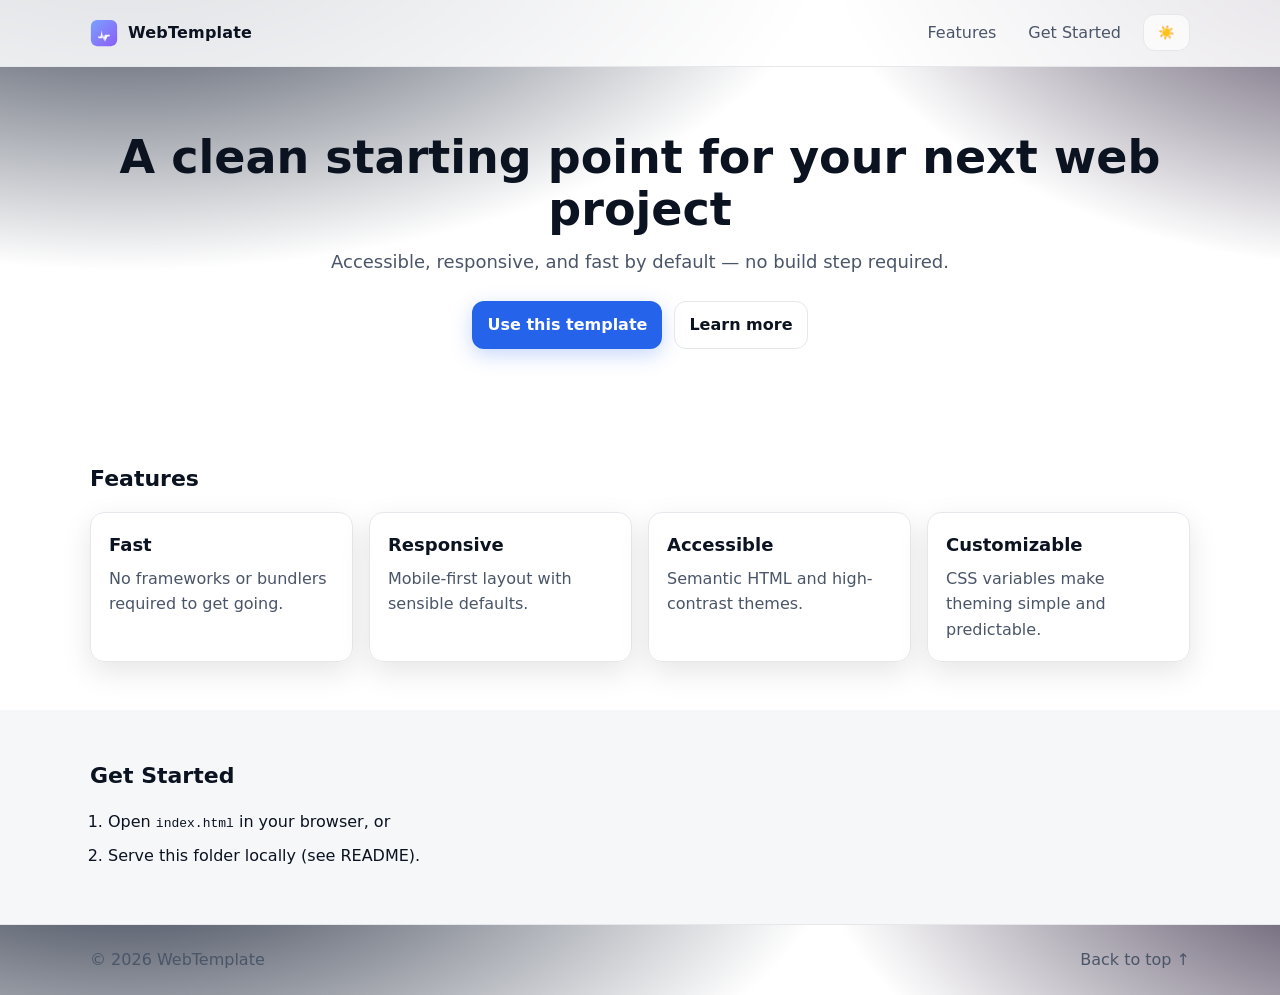
<file: web-template/index.html>
<!doctype html>
<html lang="en">
<head>
  <meta charset="utf-8" />
  <meta name="viewport" content="width=device-width, initial-scale=1" />
  <title>Web Template</title>
  <meta name="description" content="A minimal, modern web template." />
  <link rel="icon" href="./assets/logo.svg" />
  <link rel="preload" as="image" href="./assets/logo.svg" />
  <link rel="stylesheet" href="./styles.css" />
</head>
<body>
  <noscript>This site works best with JavaScript enabled.</noscript>

  <header class="site-header">
    <div class="container header-inner">
      <a class="brand" href="#" aria-label="Home">
        <img src="./assets/logo.svg" alt="Logo" class="brand-logo" />
        <span class="brand-name">WebTemplate</span>
      </a>
      <nav class="nav">
        <a href="#features" class="nav-link">Features</a>
        <a href="#start" class="nav-link">Get Started</a>
        <button id="theme-toggle" class="button button-ghost" type="button" aria-label="Toggle theme">🌙</button>
      </nav>
    </div>
  </header>

  <main>
    <section class="hero">
      <div class="container hero-inner">
        <h1 class="hero-title">A clean starting point for your next web project</h1>
        <p class="hero-subtitle">Accessible, responsive, and fast by default — no build step required.</p>
        <div class="hero-cta">
          <a id="cta" href="#start" class="button">Use this template</a>
          <a href="#features" class="button button-ghost">Learn more</a>
        </div>
      </div>
    </section>

    <section id="features" class="section">
      <div class="container">
        <h2 class="section-title">Features</h2>
        <div class="grid">
          <article class="card">
            <h3>Fast</h3>
            <p>No frameworks or bundlers required to get going.</p>
          </article>
          <article class="card">
            <h3>Responsive</h3>
            <p>Mobile-first layout with sensible defaults.</p>
          </article>
          <article class="card">
            <h3>Accessible</h3>
            <p>Semantic HTML and high-contrast themes.</p>
          </article>
          <article class="card">
            <h3>Customizable</h3>
            <p>CSS variables make theming simple and predictable.</p>
          </article>
        </div>
      </div>
    </section>

    <section id="start" class="section section-alt">
      <div class="container">
        <h2 class="section-title">Get Started</h2>
        <ol class="steps">
          <li>Open <code>index.html</code> in your browser, or</li>
          <li>Serve this folder locally (see README).</li>
        </ol>
      </div>
    </section>
  </main>

  <footer class="site-footer">
    <div class="container footer-inner">
      <span>© <span id="year"></span> WebTemplate</span>
      <a href="#" class="footer-link">Back to top ↑</a>
    </div>
  </footer>

  <script src="./main.js" type="module"></script>
</body>
</html>
</file>
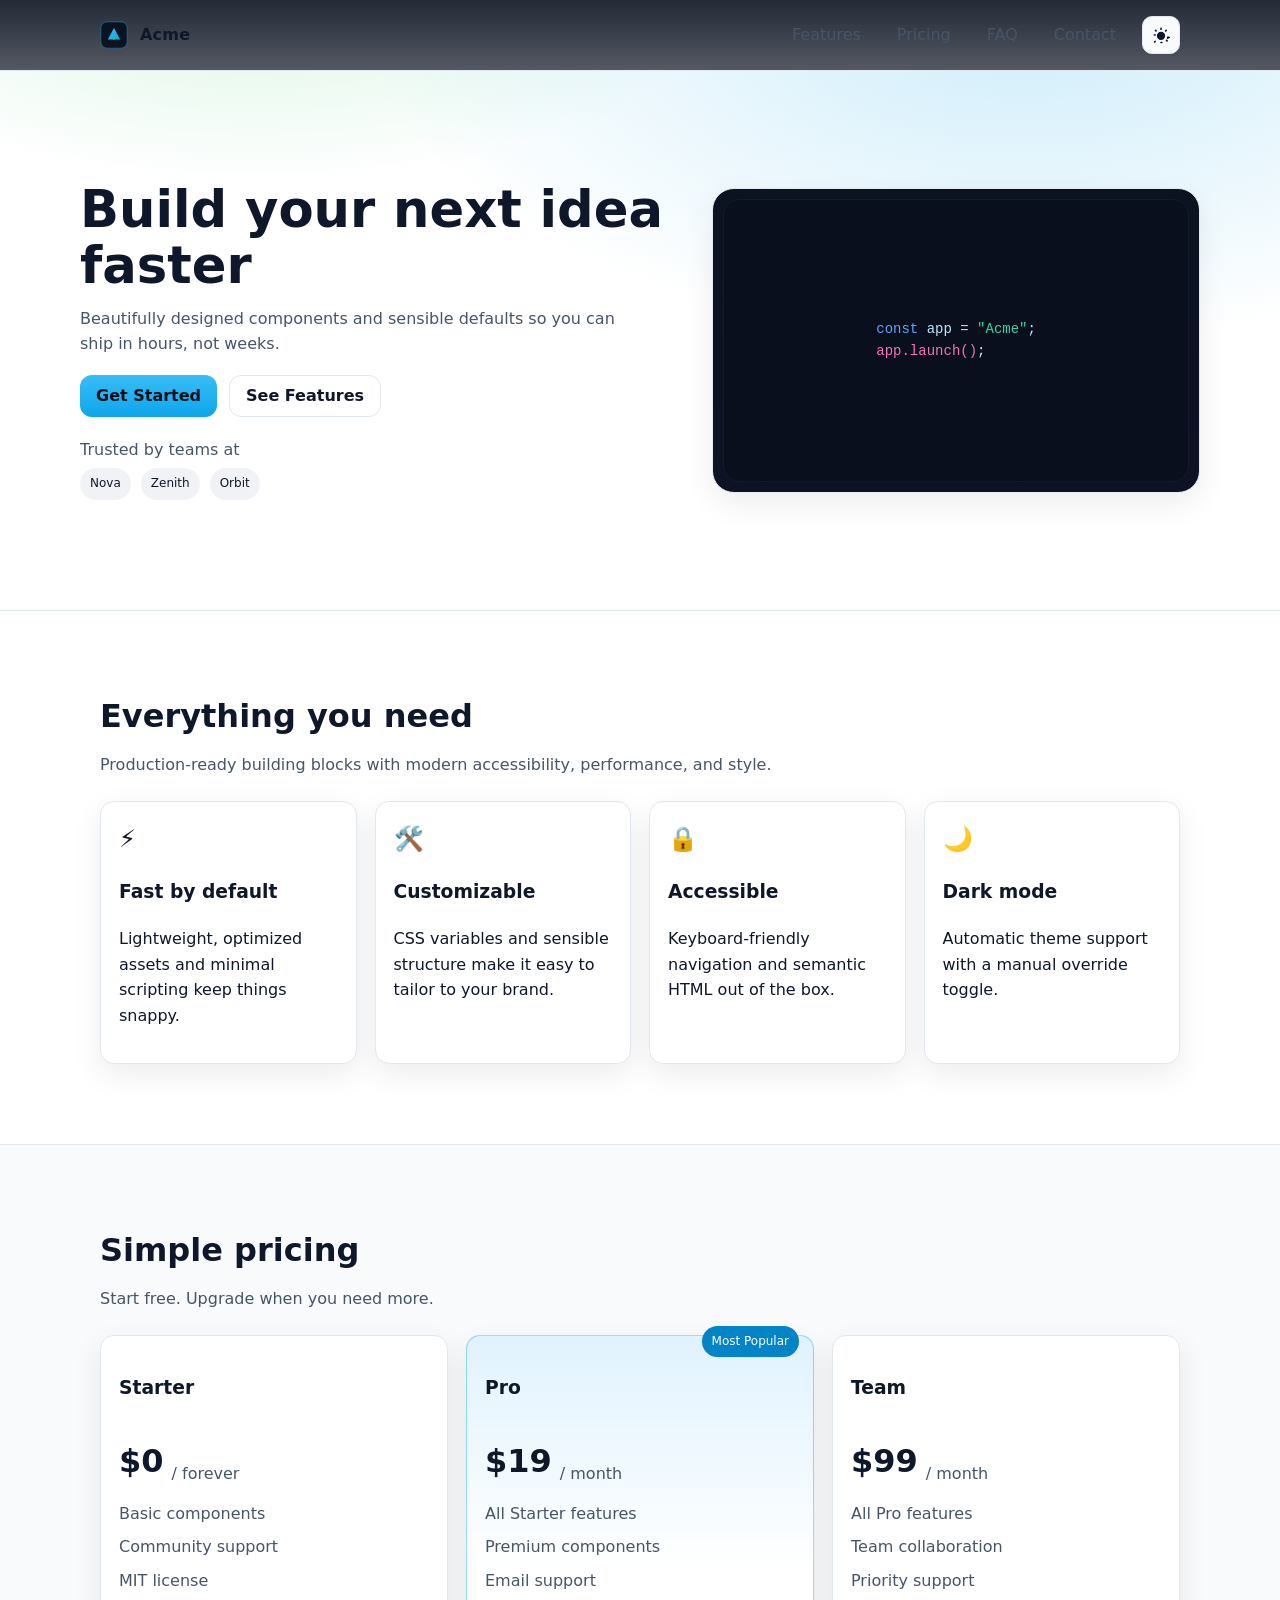
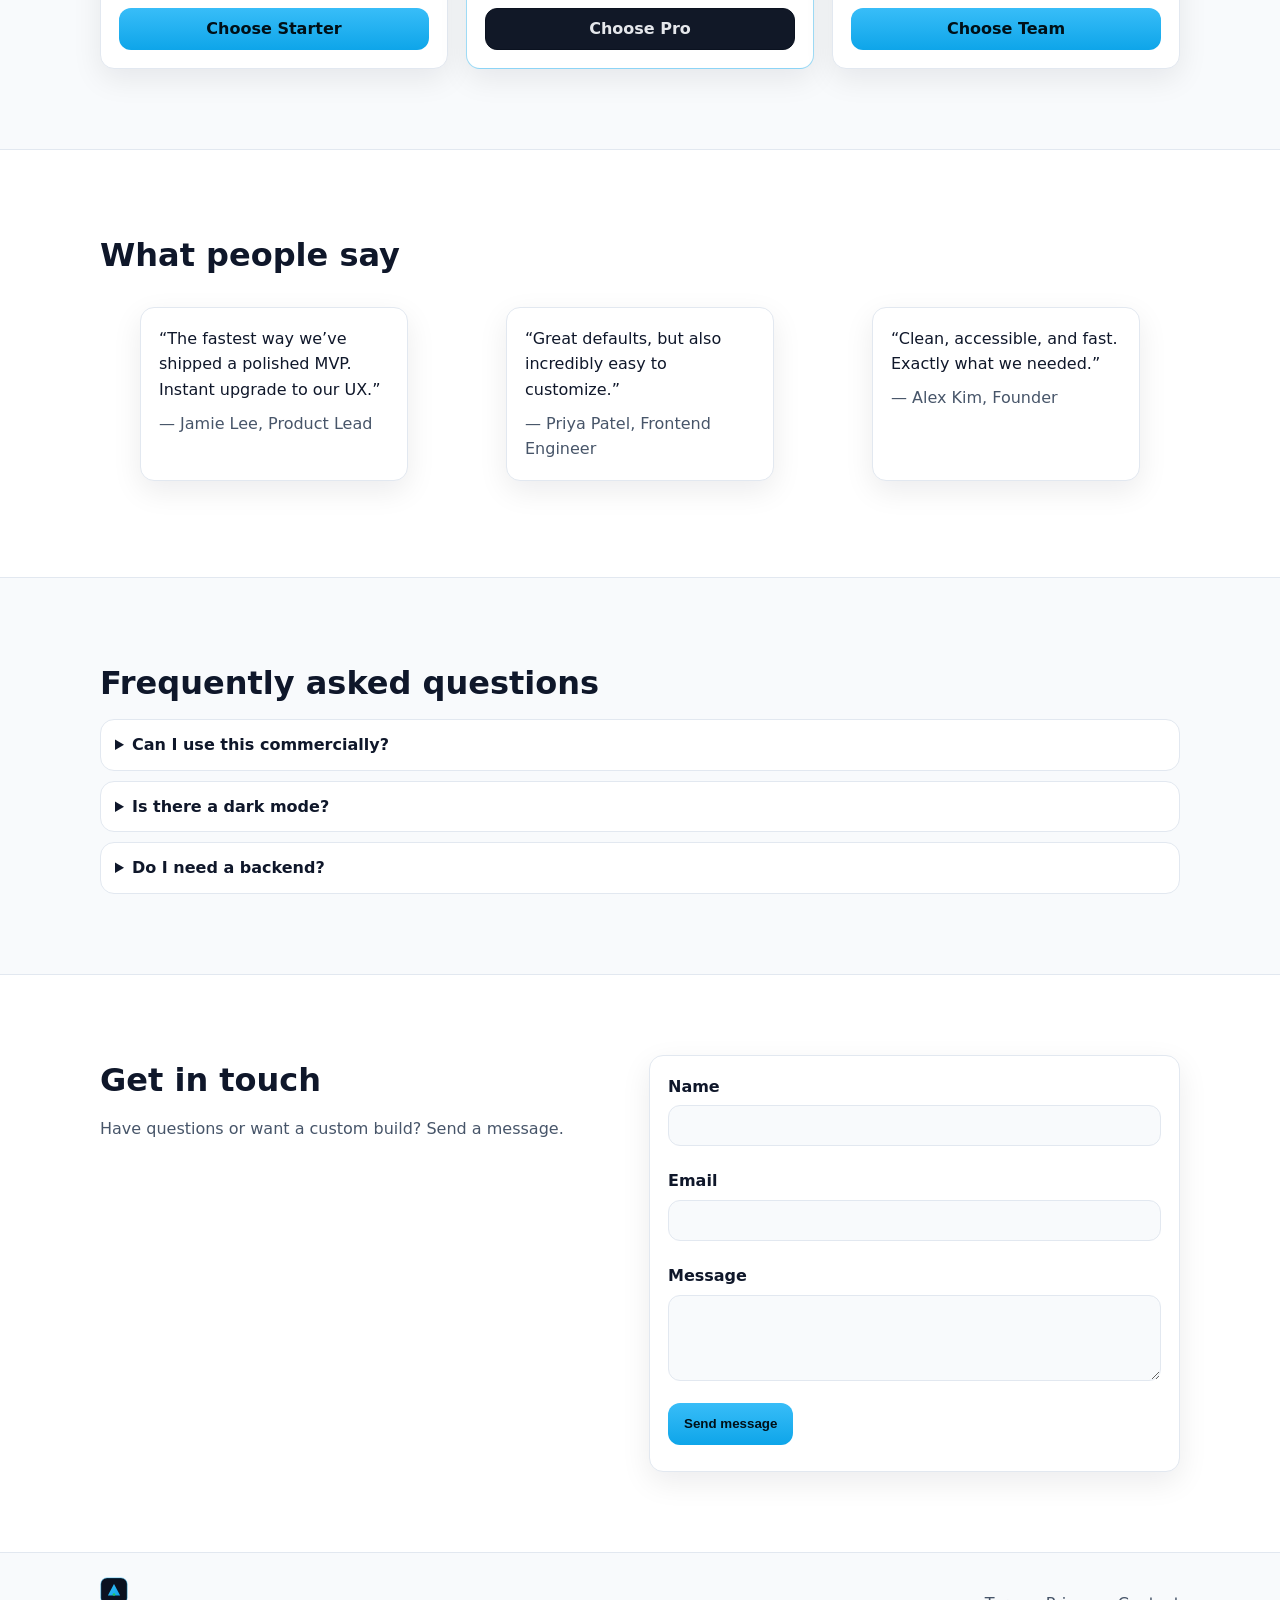
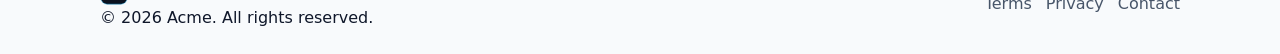
<file: website/index.html>
<!doctype html>
<html lang="en">
  <head>
    <meta charset="utf-8" />
    <meta name="viewport" content="width=device-width, initial-scale=1" />
    <meta name="description" content="A modern, responsive starter website you can customize." />
    <meta name="theme-color" content="#0ea5e9" />
    <title>Acme — Modern Starter Website</title>

    <!-- Open Graph -->
    <meta property="og:title" content="Acme — Modern Starter Website" />
    <meta property="og:description" content="A modern, responsive starter website you can customize." />
    <meta property="og:type" content="website" />

    <link rel="icon" href="assets/logo.svg" type="image/svg+xml" />
    <link rel="stylesheet" href="styles.css" />
  </head>
  <body>
    <a class="skip-link" href="#main">Skip to content</a>

    <header class="site-header">
      <div class="container header-inner">
        <a href="#" class="brand" aria-label="Acme Home">
          <img src="assets/logo.svg" alt="Acme" class="brand-logo" />
          <span class="brand-name">Acme</span>
        </a>

        <nav class="nav" aria-label="Primary">
          <button class="nav-toggle" aria-label="Open menu" aria-expanded="false" aria-controls="mobile-menu">
            <span class="nav-toggle-bar"></span>
            <span class="nav-toggle-bar"></span>
            <span class="nav-toggle-bar"></span>
          </button>
          <ul class="nav-list" id="desktop-menu">
            <li><a href="#features">Features</a></li>
            <li><a href="#pricing">Pricing</a></li>
            <li><a href="#faq">FAQ</a></li>
            <li><a href="#contact">Contact</a></li>
          </ul>
          <button class="theme-toggle" aria-label="Toggle theme" title="Toggle theme">
            <svg viewBox="0 0 24 24" width="20" height="20" aria-hidden="true"><path fill="currentColor" d="M12 3a1 1 0 0 1 1 1v1a1 1 0 1 1-2 0V4a1 1 0 0 1 1-1Zm0 15a5 5 0 1 0 0-10 5 5 0 0 0 0 10Zm8-5a1 1 0 0 1 1 1h1a1 1 0 1 1 0 2h-1a1 1 0 1 1-2 0v-1a1 1 0 0 1 1-1Zm-9 8a1 1 0 0 1 1-1h1a1 1 0 1 1 0 2h-1a1 1 0 0 1-1-1ZM3 12a1 1 0 0 1 1-1H5a1 1 0 1 1 0 2H4a1 1 0 0 1-1-1Zm1.64-6.36a1 1 0 0 1 1.41 0l.71.7a1 1 0 1 1-1.41 1.42l-.71-.7a1 1 0 0 1 0-1.42Zm13.3 12.02a1 1 0 0 1 1.41 0l.71.71a1 1 0 0 1-1.41 1.41l-.71-.71a1 1 0 0 1 0-1.41ZM18.95 5.64a1 1 0 0 1 0 1.41l-.7.71A1 1 0 0 1 16.83 6.35l.7-.71a1 1 0 0 1 1.42 0ZM5.66 18.96a1 1 0 0 1 0 1.41l-.71.71a1 1 0 0 1-1.41-1.41l.7-.71a1 1 0 0 1 1.42 0Z"/></svg>
          </button>
        </nav>
      </div>

      <div class="mobile-menu" id="mobile-menu" hidden>
        <ul>
          <li><a href="#features">Features</a></li>
          <li><a href="#pricing">Pricing</a></li>
          <li><a href="#faq">FAQ</a></li>
          <li><a href="#contact">Contact</a></li>
        </ul>
      </div>
    </header>

    <main id="main">
      <section class="hero">
        <div class="container hero-inner">
          <div class="hero-copy">
            <h1>Build your next idea faster</h1>
            <p>Beautifully designed components and sensible defaults so you can ship in hours, not weeks.</p>
            <div class="hero-cta">
              <a class="btn btn-primary" href="#pricing">Get Started</a>
              <a class="btn btn-ghost" href="#features">See Features</a>
            </div>
            <div class="hero-trust">
              <div class="trust-badges">
                <span>Trusted by teams at</span>
                <div class="badge-row">
                  <span class="badge">Nova</span>
                  <span class="badge">Zenith</span>
                  <span class="badge">Orbit</span>
                </div>
              </div>
            </div>
          </div>
          <div class="hero-art">
            <div class="device">
              <div class="screen">
                <div class="code">
                  <span class="c1">const</span> app = <span class="c2">"Acme"</span>;
                  <br />
                  <span class="c3">app.launch()</span>;
                </div>
              </div>
            </div>
          </div>
        </div>
        <div class="hero-bg" aria-hidden="true"></div>
      </section>

      <section id="features" class="section">
        <div class="container">
          <h2 class="section-title">Everything you need</h2>
          <p class="section-subtitle">Production-ready building blocks with modern accessibility, performance, and style.</p>
          <div class="grid features-grid">
            <article class="card feature">
              <div class="icon">⚡</div>
              <h3>Fast by default</h3>
              <p>Lightweight, optimized assets and minimal scripting keep things snappy.</p>
            </article>
            <article class="card feature">
              <div class="icon">🛠️</div>
              <h3>Customizable</h3>
              <p>CSS variables and sensible structure make it easy to tailor to your brand.</p>
            </article>
            <article class="card feature">
              <div class="icon">🔒</div>
              <h3>Accessible</h3>
              <p>Keyboard-friendly navigation and semantic HTML out of the box.</p>
            </article>
            <article class="card feature">
              <div class="icon">🌙</div>
              <h3>Dark mode</h3>
              <p>Automatic theme support with a manual override toggle.</p>
            </article>
          </div>
        </div>
      </section>

      <section id="pricing" class="section alt">
        <div class="container">
          <h2 class="section-title">Simple pricing</h2>
          <p class="section-subtitle">Start free. Upgrade when you need more.</p>
          <div class="grid pricing-grid">
            <article class="card pricing">
              <h3>Starter</h3>
              <div class="price">
                <span class="amount">$0</span>
                <span class="term">/ forever</span>
              </div>
              <ul class="features-list">
                <li>Basic components</li>
                <li>Community support</li>
                <li>MIT license</li>
              </ul>
              <a class="btn btn-primary" href="#contact">Choose Starter</a>
            </article>

            <article class="card pricing highlight" aria-label="Most popular plan">
              <div class="pill">Most Popular</div>
              <h3>Pro</h3>
              <div class="price">
                <span class="amount">$19</span>
                <span class="term">/ month</span>
              </div>
              <ul class="features-list">
                <li>All Starter features</li>
                <li>Premium components</li>
                <li>Email support</li>
              </ul>
              <a class="btn btn-contrast" href="#contact">Choose Pro</a>
            </article>

            <article class="card pricing">
              <h3>Team</h3>
              <div class="price">
                <span class="amount">$99</span>
                <span class="term">/ month</span>
              </div>
              <ul class="features-list">
                <li>All Pro features</li>
                <li>Team collaboration</li>
                <li>Priority support</li>
              </ul>
              <a class="btn btn-primary" href="#contact">Choose Team</a>
            </article>
          </div>
        </div>
      </section>

      <section class="section" id="testimonials">
        <div class="container">
          <h2 class="section-title">What people say</h2>
          <div class="grid testimonials-grid">
            <figure class="card testimonial">
              <blockquote>
                “The fastest way we’ve shipped a polished MVP. Instant upgrade to our UX.”
              </blockquote>
              <figcaption>— Jamie Lee, Product Lead</figcaption>
            </figure>
            <figure class="card testimonial">
              <blockquote>
                “Great defaults, but also incredibly easy to customize.”
              </blockquote>
              <figcaption>— Priya Patel, Frontend Engineer</figcaption>
            </figure>
            <figure class="card testimonial">
              <blockquote>
                “Clean, accessible, and fast. Exactly what we needed.”
              </blockquote>
              <figcaption>— Alex Kim, Founder</figcaption>
            </figure>
          </div>
        </div>
      </section>

      <section class="section alt" id="faq">
        <div class="container">
          <h2 class="section-title">Frequently asked questions</h2>
          <div class="faq-list">
            <details>
              <summary>Can I use this commercially?</summary>
              <div class="answer">Yes. This starter uses the MIT license.</div>
            </details>
            <details>
              <summary>Is there a dark mode?</summary>
              <div class="answer">Yes. It respects your system preference and includes a manual toggle.</div>
            </details>
            <details>
              <summary>Do I need a backend?</summary>
              <div class="answer">No. It’s a static site. You can add APIs later if needed.</div>
            </details>
          </div>
        </div>
      </section>

      <section class="section" id="contact">
        <div class="container">
          <div class="contact">
            <div class="contact-copy">
              <h2 class="section-title">Get in touch</h2>
              <p class="section-subtitle">Have questions or want a custom build? Send a message.</p>
            </div>
            <form class="card contact-form" id="contact-form" novalidate>
              <div class="field">
                <label for="name">Name</label>
                <input id="name" name="name" type="text" autocomplete="name" required />
                <span class="error" data-for="name"></span>
              </div>
              <div class="field">
                <label for="email">Email</label>
                <input id="email" name="email" type="email" autocomplete="email" required />
                <span class="error" data-for="email"></span>
              </div>
              <div class="field">
                <label for="message">Message</label>
                <textarea id="message" name="message" rows="4" required></textarea>
                <span class="error" data-for="message"></span>
              </div>
              <button class="btn btn-primary" type="submit">Send message</button>
              <p class="form-status" role="status" aria-live="polite"></p>
            </form>
          </div>
        </div>
      </section>
    </main>

    <footer class="site-footer">
      <div class="container footer-inner">
        <div class="footer-brand">
          <img src="assets/logo.svg" alt="Acme" class="brand-logo" />
          <span>© <span id="year"></span> Acme. All rights reserved.</span>
        </div>
        <ul class="footer-links">
          <li><a href="#">Terms</a></li>
          <li><a href="#">Privacy</a></li>
          <li><a href="#contact">Contact</a></li>
        </ul>
      </div>
    </footer>

    <script src="script.js" defer></script>
  </body>
</html>
</file>
<file: web-template/styles.css>
:root {
  --bg: #0b0c10;
  --bg-elev: #11131a;
  --text: #e8ecf1;
  --muted: #a8b3c7;
  --primary: #7aa2ff;
  --primary-contrast: #02040a;
  --border: #1a1f2b;
  --shadow: 0 10px 30px rgba(0, 0, 0, 0.25);
  color-scheme: dark;
}

[data-theme="light"] {
  --bg: #ffffff;
  --bg-elev: #f6f7f9;
  --text: #0b1220;
  --muted: #4a5568;
  --primary: #2563eb;
  --primary-contrast: #ffffff;
  --border: #e5e7eb;
  --shadow: 0 10px 30px rgba(2, 6, 23, 0.1);
  color-scheme: light;
}

* { box-sizing: border-box; }
html, body { height: 100%; }

body {
  margin: 0;
  font-family: system-ui, -apple-system, Segoe UI, Roboto, Helvetica, Arial, Noto Sans, "Apple Color Emoji", "Segoe UI Emoji";
  background: radial-gradient(1200px 600px at 10% -10%, #1a2336 0%, transparent 60%),
              radial-gradient(1000px 600px at 110% -10%, #261a36 0%, transparent 60%),
              var(--bg);
  color: var(--text);
  line-height: 1.6;
  -webkit-font-smoothing: antialiased;
  -moz-osx-font-smoothing: grayscale;
}

.container {
  width: min(1100px, 92%);
  margin-inline: auto;
}

/* Header */
.site-header {
  position: sticky;
  top: 0;
  backdrop-filter: saturate(140%) blur(8px);
  background: color-mix(in oklab, var(--bg) 85%, transparent);
  border-bottom: 1px solid var(--border);
  z-index: 10;
}
.header-inner { display: flex; align-items: center; justify-content: space-between; padding: 12px 0; }
.brand { display: inline-flex; align-items: center; gap: 10px; text-decoration: none; color: inherit; font-weight: 700; }
.brand-logo { width: 28px; height: 28px; }
.brand-name { letter-spacing: 0.2px; }
.nav { display: flex; align-items: center; gap: 12px; }
.nav-link { color: var(--muted); text-decoration: none; padding: 8px 10px; border-radius: 8px; }
.nav-link:hover { color: var(--text); background: var(--bg-elev); }

/* Hero */
.hero { padding: 64px 0; }
.hero-inner { text-align: center; }
.hero-title { font-size: clamp(28px, 4vw, 46px); line-height: 1.15; margin: 0 0 12px; }
.hero-subtitle { color: var(--muted); margin: 0 0 24px; font-size: clamp(16px, 2.2vw, 18px); }
.hero-cta { display: inline-flex; gap: 12px; flex-wrap: wrap; }

/* Sections */
.section { padding: 48px 0; }
.section-alt { background: var(--bg-elev); }
.section-title { font-size: 22px; margin: 0 0 16px; }

/* Grid */
.grid {
  display: grid;
  grid-template-columns: repeat(12, 1fr);
  gap: 16px;
}
.card {
  grid-column: span 12;
  background: color-mix(in oklab, var(--bg) 80%, transparent);
  border: 1px solid var(--border);
  border-radius: 14px;
  padding: 18px;
  box-shadow: var(--shadow);
}
.card h3 { margin: 0 0 6px; font-size: 18px; }
.card p { margin: 0; color: var(--muted); }

@media (min-width: 720px) {
  .card { grid-column: span 6; }
}
@media (min-width: 980px) {
  .card { grid-column: span 3; }
}

/* Buttons */
.button {
  --btn-bg: var(--primary);
  --btn-fg: var(--primary-contrast);
  display: inline-flex;
  align-items: center;
  justify-content: center;
  gap: 8px;
  padding: 10px 14px;
  font-weight: 600;
  text-decoration: none;
  color: var(--btn-fg);
  background: var(--btn-bg);
  border: 1px solid color-mix(in oklab, var(--primary) 80%, transparent);
  border-radius: 12px;
  box-shadow: 0 6px 20px color-mix(in oklab, var(--primary) 25%, transparent);
  transition: transform 120ms ease, filter 150ms ease, box-shadow 150ms ease;
}
.button:hover { transform: translateY(-1px); filter: brightness(1.03); }
.button:active { transform: translateY(0); filter: brightness(0.98); }

.button-ghost {
  --btn-bg: color-mix(in oklab, var(--bg) 70%, transparent);
  --btn-fg: var(--text);
  border-color: var(--border);
  box-shadow: none;
}

/* Lists */
.steps { margin: 0; padding-left: 18px; }
.steps li { margin-bottom: 8px; }

/* Footer */
.site-footer { border-top: 1px solid var(--border); }
.footer-inner { display: flex; align-items: center; justify-content: space-between; padding: 22px 0; color: var(--muted); }
.footer-link { color: inherit; text-decoration: none; }
.footer-link:hover { color: var(--text); }

/* Utility */
.hidden { display: none !important; }
</file>
<file: website/styles.css>
:root {
  --bg: #0b1220;
  --panel: #0f172a;
  --text: #e5e7eb;
  --muted: #94a3b8;
  --brand: #0ea5e9;
  --brand-ink: #03202c;
  --accent: #22c55e;
  --ring: rgba(14,165,233,0.5);
  --card: #0d1324;
  --border: #1f2937;
  --shadow: 0 10px 30px rgba(2,6,23,0.6);
  --radius: 14px;
  --container: 1120px;
}

@media (prefers-color-scheme: light) {
  :root {
    --bg: #ffffff;
    --panel: #f8fafc;
    --text: #0f172a;
    --muted: #475569;
    --brand: #0284c7;
    --brand-ink: #e0f2fe;
    --accent: #16a34a;
    --ring: rgba(2,132,199,0.35);
    --card: #ffffff;
    --border: #e2e8f0;
    --shadow: 0 10px 30px rgba(2,6,23,0.08);
  }
}

:root.light {
  --bg: #ffffff;
  --panel: #f8fafc;
  --text: #0f172a;
  --muted: #475569;
  --brand: #0284c7;
  --brand-ink: #e0f2fe;
  --accent: #16a34a;
  --ring: rgba(2,132,199,0.35);
  --card: #ffffff;
  --border: #e2e8f0;
  --shadow: 0 10px 30px rgba(2,6,23,0.08);
}

* {
  box-sizing: border-box;
}

html, body {
  margin: 0;
  padding: 0;
}

body {
  font-family: ui-sans-serif, system-ui, -apple-system, Segoe UI, Roboto, Ubuntu, Cantarell, Noto Sans, Helvetica Neue, Arial, "Apple Color Emoji", "Segoe UI Emoji";
  background: var(--bg);
  color: var(--text);
  line-height: 1.6;
}

img { max-width: 100%; display: block; }

.container {
  width: 100%;
  max-width: var(--container);
  margin: 0 auto;
  padding: 0 20px;
}

.skip-link {
  position: absolute; left: -9999px; top: auto; width: 1px; height: 1px; overflow: hidden;
}
.skip-link:focus { position: static; width: auto; height: auto; padding: 8px 12px; background: var(--brand); color: white; }

.site-header {
  position: sticky;
  top: 0;
  z-index: 50;
  background: linear-gradient(to bottom, rgba(11,18,32,0.9), rgba(11,18,32,0.7));
  backdrop-filter: saturate(140%) blur(6px);
  border-bottom: 1px solid var(--border);
}
.header-inner {
  display: flex; align-items: center; justify-content: space-between; gap: 20px; height: 70px;
}
.brand { display: inline-flex; align-items: center; gap: 12px; text-decoration: none; color: inherit; }
.brand-logo { width: 28px; height: 28px; }
.brand-name { font-weight: 700; letter-spacing: 0.2px; }

.nav { display: flex; align-items: center; gap: 16px; }
.nav-list { list-style: none; display: none; gap: 16px; padding: 0; margin: 0; }
.nav-list a { text-decoration: none; color: var(--muted); padding: 8px 10px; border-radius: 8px; }
.nav-list a:hover { color: var(--text); background: rgba(148,163,184,0.12); }

.nav-toggle {
  display: inline-flex; flex-direction: column; gap: 4px; width: 42px; height: 38px; align-items: center; justify-content: center;
  border: 1px solid var(--border); background: transparent; color: var(--text); border-radius: 10px; cursor: pointer;
}
.nav-toggle-bar { width: 18px; height: 2px; background: currentColor; border-radius: 2px; }

.theme-toggle {
  display: inline-flex; align-items: center; justify-content: center; width: 38px; height: 38px;
  border: 1px solid var(--border); background: var(--panel); color: var(--text); border-radius: 10px; cursor: pointer;
}

.mobile-menu { display: none; border-top: 1px solid var(--border); background: var(--panel); }
.mobile-menu[hidden] { display: none; }
.mobile-menu ul { margin: 0; padding: 10px 20px 20px; list-style: none; }
.mobile-menu a { display: block; padding: 10px 0; color: var(--text); text-decoration: none; }
.mobile-menu a:hover { color: var(--brand); }

@media (min-width: 900px) {
  .nav-list { display: flex; }
  .nav-toggle { display: none; }
  .mobile-menu { display: none !important; }
}

.hero {
  position: relative; overflow: hidden; border-bottom: 1px solid var(--border);
  background: radial-gradient(1200px 600px at 80% -10%, rgba(14,165,233,0.20), transparent 55%),
              radial-gradient(900px 400px at 20% -20%, rgba(34,197,94,0.18), transparent 55%);
}
.hero-bg { position: absolute; inset: 0; pointer-events: none; }
.hero-inner { display: grid; grid-template-columns: 1fr; gap: 36px; padding: 80px 0; }
.hero-copy h1 { font-size: clamp(2rem, 5vw, 3.2rem); line-height: 1.1; margin: 0 0 12px; }
.hero-copy p { margin: 0 0 18px; color: var(--muted); max-width: 56ch; }
.hero-cta { display: flex; gap: 12px; flex-wrap: wrap; margin-top: 10px; }
.hero-trust { margin-top: 20px; color: var(--muted); }
.badge-row { display: flex; gap: 10px; margin-top: 6px; }
.badge { padding: 6px 10px; border-radius: 999px; background: rgba(148,163,184,0.14); color: var(--text); font-size: 12px; }

.hero-art { display: grid; place-items: center; }
.device { width: min(520px, 100%); aspect-ratio: 16/10; border-radius: 22px; background: linear-gradient(180deg, #0b1220, #0d1324); box-shadow: var(--shadow); border: 1px solid var(--border); position: relative; }
.screen { position: absolute; inset: 10px; border-radius: 16px; background: #0a0f1d; border: 1px solid #131a2e; display: grid; place-items: center; }
.code { font-family: ui-monospace, SFMono-Regular, Menlo, Monaco, Consolas, "Liberation Mono", "Courier New", monospace; color: #bae6fd; font-size: 14px; }
.code .c1 { color: #60a5fa; }
.code .c2 { color: #34d399; }
.code .c3 { color: #f472b6; }

@media (min-width: 900px) {
  .hero-inner { grid-template-columns: 1.1fr 0.9fr; align-items: center; padding: 110px 0; }
}

.section { padding: 80px 0; }
.section.alt { background: var(--panel); border-top: 1px solid var(--border); border-bottom: 1px solid var(--border); }
.section-title { margin: 0 0 10px; font-size: clamp(1.4rem, 3.5vw, 2rem); }
.section-subtitle { margin: 0 0 24px; color: var(--muted); }

.grid { display: grid; gap: 18px; }
.features-grid { grid-template-columns: repeat(auto-fit, minmax(220px, 1fr)); }
.pricing-grid { grid-template-columns: repeat(auto-fit, minmax(240px, 1fr)); align-items: stretch; }
.testimonials-grid { grid-template-columns: repeat(auto-fit, minmax(260px, 1fr)); }

.card {
  background: var(--card);
  border: 1px solid var(--border);
  border-radius: var(--radius);
  padding: 18px;
  box-shadow: var(--shadow);
}

.feature .icon { font-size: 24px; }

.pricing { position: relative; display: grid; align-content: start; gap: 14px; }
.pricing .price { display: flex; align-items: end; gap: 8px; }
.pricing .amount { font-size: 2rem; font-weight: 800; }
.pricing .term { color: var(--muted); }
.pricing .pill { position: absolute; top: -10px; right: 14px; background: var(--brand); color: white; font-size: 12px; padding: 6px 10px; border-radius: 999px; }
.pricing.highlight { background: linear-gradient(180deg, var(--brand-ink), transparent 70%), var(--card); border-color: rgba(14,165,233,0.4);
}

.features-list { list-style: none; padding: 0; margin: 0; display: grid; gap: 8px; color: var(--muted); }

.testimonial blockquote { margin: 0 0 8px; font-size: 1rem; }
.testimonial figcaption { color: var(--muted); }

.faq-list { display: grid; gap: 10px; }
.faq-list details { background: var(--card); border: 1px solid var(--border); border-radius: var(--radius); padding: 12px 14px; }
.faq-list summary { cursor: pointer; font-weight: 600; }
.faq-list .answer { color: var(--muted); margin-top: 8px; }

.contact { display: grid; gap: 18px; grid-template-columns: 1fr; }
@media (min-width: 900px) { .contact { grid-template-columns: 1fr 1fr; align-items: start; } }
.contact-form .field { display: grid; gap: 6px; }
.contact-form label { font-weight: 600; }
.contact-form input, .contact-form textarea { width: 100%; padding: 12px 12px; border-radius: 12px; border: 1px solid var(--border); background: var(--panel); color: var(--text); outline: none; }
.contact-form input:focus, .contact-form textarea:focus { box-shadow: 0 0 0 4px var(--ring); border-color: var(--brand); }
.contact-form .error { color: #fca5a5; font-size: 12px; min-height: 16px; }
.contact-form .form-status { color: var(--muted); margin: 8px 0 0; }

.site-footer { border-top: 1px solid var(--border); padding: 24px 0; background: var(--panel); }
.footer-inner { display: flex; align-items: center; justify-content: space-between; gap: 20px; flex-wrap: wrap; }
.footer-links { list-style: none; display: flex; gap: 14px; padding: 0; margin: 0; }
.footer-links a { color: var(--muted); text-decoration: none; }
.footer-links a:hover { color: var(--text); }

.btn { display: inline-flex; align-items: center; justify-content: center; gap: 8px; height: 42px; padding: 0 16px;
  border-radius: 12px; border: 1px solid var(--border); background: var(--panel); color: var(--text); text-decoration: none; cursor: pointer; font-weight: 600; }
.btn:hover { transform: translateY(-1px); }
.btn:active { transform: translateY(0); }
.btn-primary { background: linear-gradient(180deg, #38bdf8, #0ea5e9); border: none; color: #001018; }
.btn-contrast { background: #111827; color: #e5e7eb; border-color: #0b1220; }
.btn-ghost { background: transparent; border-color: var(--border); color: var(--text); }

:focus-visible { outline: none; box-shadow: 0 0 0 4px var(--ring); border-radius: 6px; }
</file>
